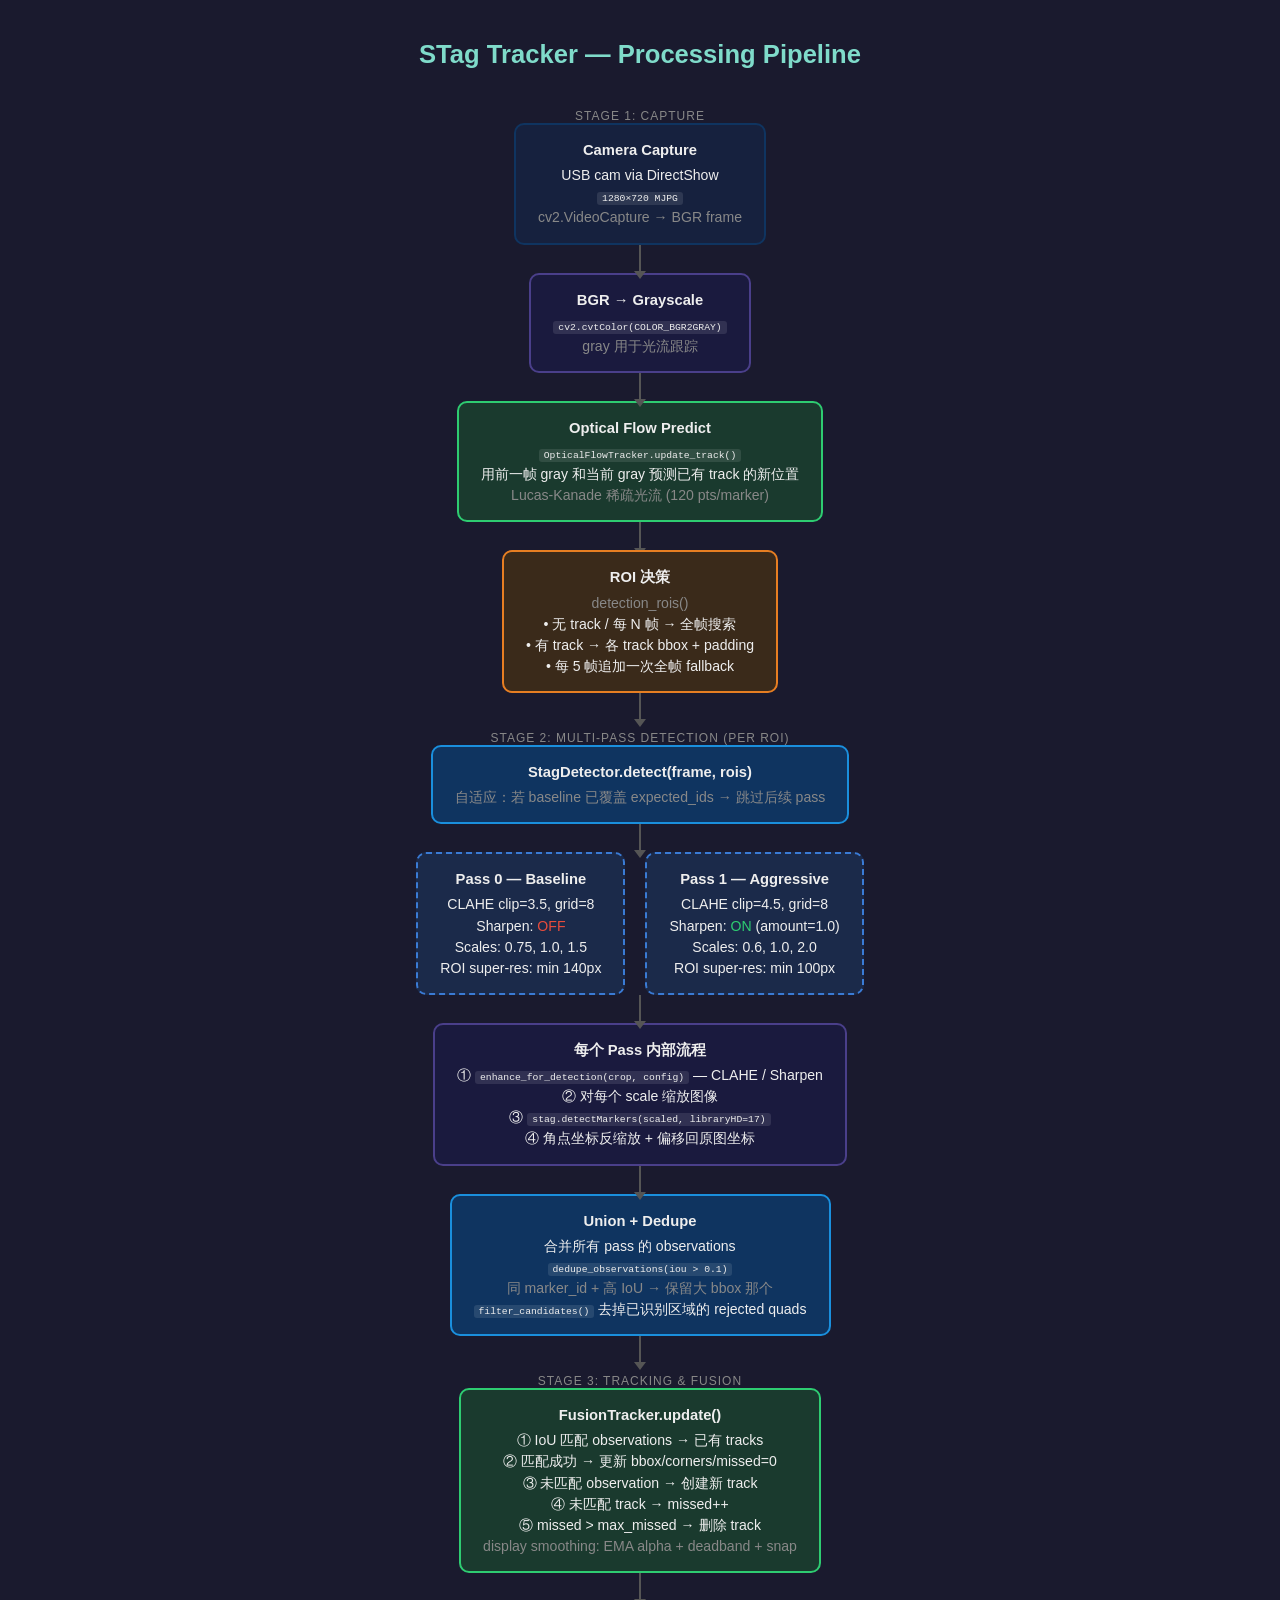
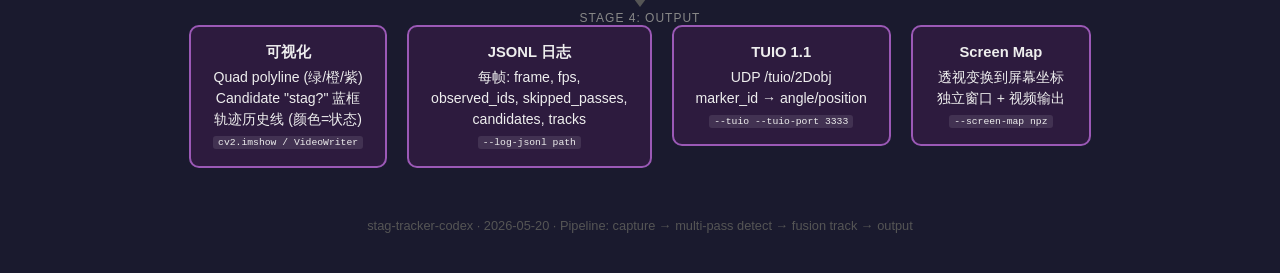
<file: docs/pipeline.html>
<!DOCTYPE html>
<html lang="zh-CN">
<head>
<meta charset="UTF-8">
<title>STag Tracker Pipeline</title>
<style>
* { margin: 0; padding: 0; box-sizing: border-box; }
body { font-family: -apple-system, 'Segoe UI', sans-serif; background: #1a1a2e; color: #eee; padding: 40px; }
h1 { text-align: center; margin-bottom: 30px; font-size: 1.6em; color: #7fdbca; }
.pipeline { display: flex; flex-direction: column; align-items: center; gap: 0; max-width: 1100px; margin: 0 auto; }
.arrow { width: 2px; height: 28px; background: #555; position: relative; }
.arrow::after { content: ''; position: absolute; bottom: -6px; left: -5px; border-left: 6px solid transparent; border-right: 6px solid transparent; border-top: 8px solid #555; }
.arrow-branch { display: flex; align-items: flex-start; gap: 0; }
.node { border-radius: 10px; padding: 14px 22px; text-align: center; min-width: 220px; max-width: 420px; font-size: 0.88em; line-height: 1.5; }
.node b { display: block; font-size: 1.05em; margin-bottom: 4px; }
.node code { background: rgba(255,255,255,0.1); padding: 1px 5px; border-radius: 3px; font-size: 0.85em; }
.capture { background: #16213e; border: 2px solid #0f3460; }
.preprocess { background: #1a1a3e; border: 2px solid #4a3f8a; }
.detect { background: #0f3460; border: 2px solid #1a8fdd; }
.pass { background: #1b2a4a; border: 2px dashed #3a7bd5; }
.fusion { background: #1a3a2e; border: 2px solid #2ecc71; }
.output { background: #2d1b3e; border: 2px solid #9b59b6; }
.decision { background: #3a2a1a; border: 2px solid #e67e22; transform: rotate(0deg); }
.parallel-box { display: flex; gap: 20px; align-items: flex-start; justify-content: center; flex-wrap: wrap; }
.parallel-box .node { min-width: 180px; max-width: 280px; }
.section-label { color: #888; font-size: 0.75em; text-transform: uppercase; letter-spacing: 1px; margin-top: 10px; }
.highlight { color: #7fdbca; }
.dim { color: #888; }
.branch-container { display: flex; gap: 30px; align-items: flex-start; justify-content: center; }
.branch { display: flex; flex-direction: column; align-items: center; gap: 0; }
</style>
</head>
<body>
<h1>STag Tracker — Processing Pipeline</h1>

<div class="pipeline">

<!-- 1. Capture -->
<div class="section-label">Stage 1: Capture</div>
<div class="node capture">
  <b>Camera Capture</b>
  USB cam via DirectShow<br>
  <code>1280×720 MJPG</code><br>
  <span class="dim">cv2.VideoCapture → BGR frame</span>
</div>
<div class="arrow"></div>

<!-- 2. Grayscale -->
<div class="node preprocess">
  <b>BGR → Grayscale</b>
  <code>cv2.cvtColor(COLOR_BGR2GRAY)</code><br>
  <span class="dim">gray 用于光流跟踪</span>
</div>
<div class="arrow"></div>

<!-- 3. Optical Flow Predict -->
<div class="node fusion">
  <b>Optical Flow Predict</b>
  <code>OpticalFlowTracker.update_track()</code><br>
  用前一帧 gray 和当前 gray 预测已有 track 的新位置<br>
  <span class="dim">Lucas-Kanade 稀疏光流 (120 pts/marker)</span>
</div>
<div class="arrow"></div>

<!-- 4. ROI Decision -->
<div class="node decision">
  <b>ROI 决策</b>
  <span class="dim">detection_rois()</span><br>
  • 无 track / 每 N 帧 → 全帧搜索<br>
  • 有 track → 各 track bbox + padding<br>
  • 每 5 帧追加一次全帧 fallback
</div>
<div class="arrow"></div>

<!-- 5. Multi-Pass Detection -->
<div class="section-label">Stage 2: Multi-Pass Detection (per ROI)</div>
<div class="node detect">
  <b>StagDetector.detect(frame, rois)</b>
  <span class="dim">自适应：若 baseline 已覆盖 expected_ids → 跳过后续 pass</span>
</div>
<div class="arrow"></div>

<!-- Parallel passes -->
<div class="parallel-box">
  <div class="branch">
    <div class="node pass">
      <b>Pass 0 — Baseline</b>
      CLAHE clip=3.5, grid=8<br>
      Sharpen: <span style="color:#e74c3c">OFF</span><br>
      Scales: 0.75, 1.0, 1.5<br>
      ROI super-res: min 140px
    </div>
  </div>
  <div class="branch">
    <div class="node pass">
      <b>Pass 1 — Aggressive</b>
      CLAHE clip=4.5, grid=8<br>
      Sharpen: <span style="color:#2ecc71">ON</span> (amount=1.0)<br>
      Scales: 0.6, 1.0, 2.0<br>
      ROI super-res: min 100px
    </div>
  </div>
</div>
<div class="arrow"></div>

<!-- Per-pass internals -->
<div class="node preprocess">
  <b>每个 Pass 内部流程</b>
  ① <code>enhance_for_detection(crop, config)</code> — CLAHE / Sharpen<br>
  ② 对每个 scale 缩放图像<br>
  ③ <code>stag.detectMarkers(scaled, libraryHD=17)</code><br>
  ④ 角点坐标反缩放 + 偏移回原图坐标
</div>
<div class="arrow"></div>

<!-- 6. Union + Dedupe -->
<div class="node detect">
  <b>Union + Dedupe</b>
  合并所有 pass 的 observations<br>
  <code>dedupe_observations(iou > 0.1)</code><br>
  <span class="dim">同 marker_id + 高 IoU → 保留大 bbox 那个</span><br>
  <code>filter_candidates()</code> 去掉已识别区域的 rejected quads
</div>
<div class="arrow"></div>

<!-- 7. Fusion Tracker -->
<div class="section-label">Stage 3: Tracking & Fusion</div>
<div class="node fusion">
  <b>FusionTracker.update()</b>
  ① IoU 匹配 observations → 已有 tracks<br>
  ② 匹配成功 → 更新 bbox/corners/missed=0<br>
  ③ 未匹配 observation → 创建新 track<br>
  ④ 未匹配 track → missed++<br>
  ⑤ missed > max_missed → 删除 track<br>
  <span class="dim">display smoothing: EMA alpha + deadband + snap</span>
</div>
<div class="arrow"></div>

<!-- 8. Output -->
<div class="section-label">Stage 4: Output</div>
<div class="parallel-box">
  <div class="node output">
    <b>可视化</b>
    Quad polyline (绿/橙/紫)<br>
    Candidate "stag?" 蓝框<br>
    轨迹历史线 (颜色=状态)<br>
    <code>cv2.imshow / VideoWriter</code>
  </div>
  <div class="node output">
    <b>JSONL 日志</b>
    每帧: frame, fps,<br>
    observed_ids, skipped_passes,<br>
    candidates, tracks<br>
    <code>--log-jsonl path</code>
  </div>
  <div class="node output">
    <b>TUIO 1.1</b>
    UDP /tuio/2Dobj<br>
    marker_id → angle/position<br>
    <code>--tuio --tuio-port 3333</code>
  </div>
  <div class="node output">
    <b>Screen Map</b>
    透视变换到屏幕坐标<br>
    独立窗口 + 视频输出<br>
    <code>--screen-map npz</code>
  </div>
</div>

</div><!-- /pipeline -->

<div style="margin-top: 50px; text-align: center; color: #555; font-size: 0.8em;">
  stag-tracker-codex · 2026-05-20 · Pipeline: capture → multi-pass detect → fusion track → output
</div>
</body>
</html>
</file>
